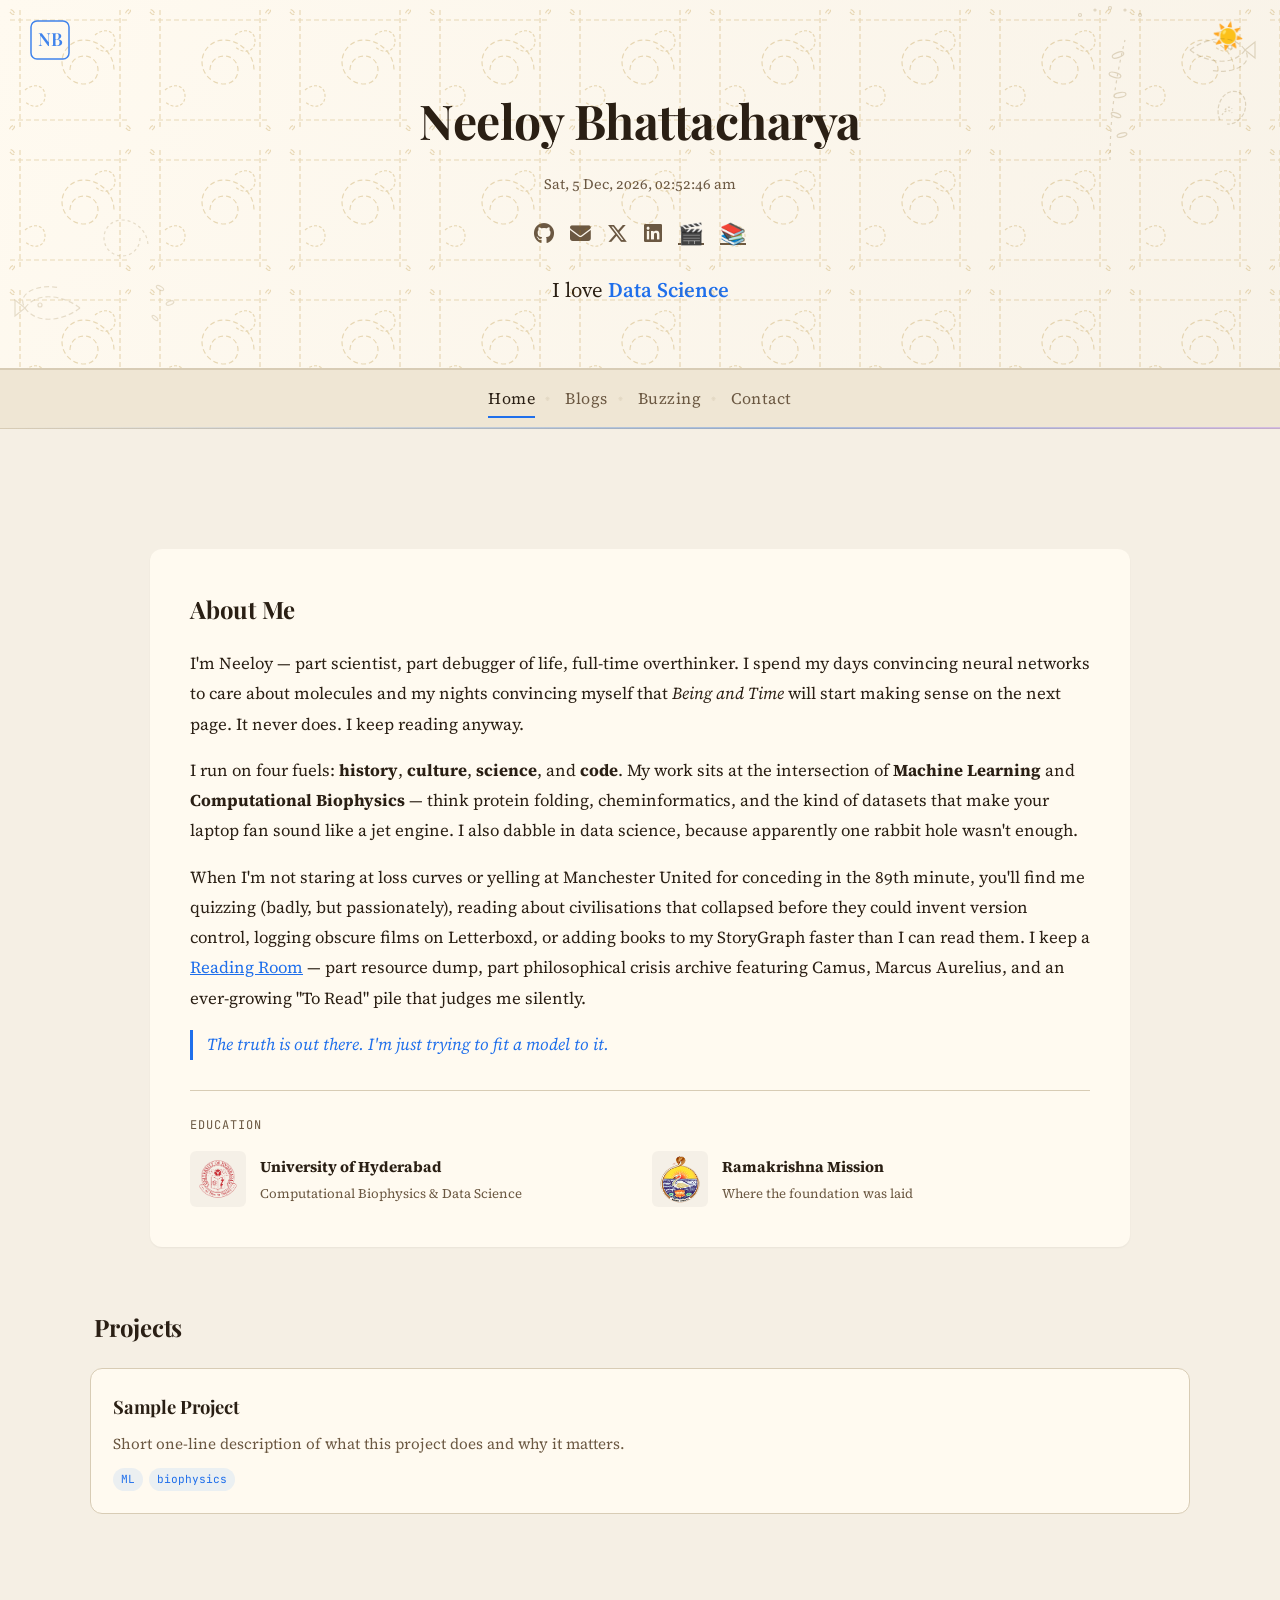
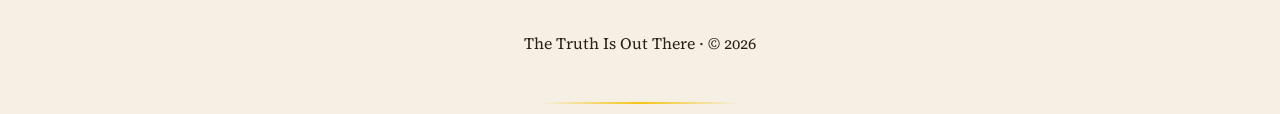
<file: index.html>
<!DOCTYPE html>
<html lang="en">
<head>
  <meta charset="UTF-8" />
  <meta name="viewport" content="width=device-width, initial-scale=1.0" />
  <title>Neeloy Bhattacharya</title>
  <meta name="description" content="Neeloy Bhattacharya — ML-augmented computational biophysics, data science, and beyond." />
  <link rel="icon" type="image/svg+xml" href="assets/icons/favicon.svg" />

  <link rel="preconnect" href="https://fonts.googleapis.com" />
  <link rel="preconnect" href="https://fonts.gstatic.com" crossorigin />
  <link href="https://fonts.googleapis.com/css2?family=Playfair+Display:wght@500;600&family=Source+Serif+4:wght@400;500&family=JetBrains+Mono:wght@400;500&display=swap" rel="stylesheet" />
  <link rel="stylesheet" href="https://cdnjs.cloudflare.com/ajax/libs/font-awesome/6.5.1/css/all.min.css" />

  <link rel="stylesheet" href="css/base.css" />
  <link rel="stylesheet" href="css/layout.css" />
  <link rel="stylesheet" href="css/components.css" />
</head>

<body>
  <div data-include="partials/header.html"></div>
  <div data-include="partials/nav.html"></div>

  <main>
    <section class="card reveal about-me">
      <h2>About Me</h2>

      <p>
        I'm Neeloy — part scientist, part debugger of life, full-time overthinker.
        I spend my days convincing neural networks to care about molecules
        and my nights convincing myself that <em>Being and Time</em> will start making sense
        on the next page. It never does. I keep reading anyway.
      </p>

      <p>
        I run on four fuels: <strong>history</strong>, <strong>culture</strong>,
        <strong>science</strong>, and <strong>code</strong>. My work sits at the
        intersection of <strong>Machine Learning</strong> and
        <strong>Computational Biophysics</strong> — think protein folding, cheminformatics,
        and the kind of datasets that make your laptop fan sound like a jet engine.
        I also dabble in data science, because apparently one rabbit hole wasn't enough.
      </p>

      <p>
        When I'm not staring at loss curves or yelling at Manchester United
        for conceding in the 89th minute, you'll find me quizzing (badly, but passionately),
        reading about civilisations that collapsed before they could invent version control,
        logging obscure films on Letterboxd, or adding books to my StoryGraph
        faster than I can read them. I keep a
        <a href="blogs.html">Reading Room</a> — part resource dump,
        part philosophical crisis archive featuring Camus, Marcus Aurelius,
        and an ever-growing "To Read" pile that judges me silently.
      </p>

      <p class="about-tagline">
        <em>The truth is out there. I'm just trying to fit a model to it.</em>
      </p>

      <div class="education">
        <h3>Education</h3>
        <div class="edu-row">
          <div class="edu-item">
            <img src="assets/img/uoh_logo.png" alt="University of Hyderabad" class="edu-logo" />
            <div>
              <strong>University of Hyderabad</strong>
              <span class="edu-detail">Computational Biophysics &amp; Data Science</span>
            </div>
          </div>
          <div class="edu-item">
            <img src="assets/img/emblem_ramakrishna_order.png" alt="Ramakrishna Mission" class="edu-logo" />
            <div>
              <strong>Ramakrishna Mission</strong>
              <span class="edu-detail">Where the foundation was laid</span>
            </div>
          </div>
        </div>
      </div>
    </section>

    <section class="projects reveal">
      <h2>Projects</h2>
      <div id="projects-grid" class="projects-grid"></div>
    </section>
  </main>

  <div data-include="partials/footer.html"></div>

  <script src="js/main.js"></script>
  <script src="js/include.js"></script>
  <script src="js/projects.js"></script>
</body>
</html>
</file>
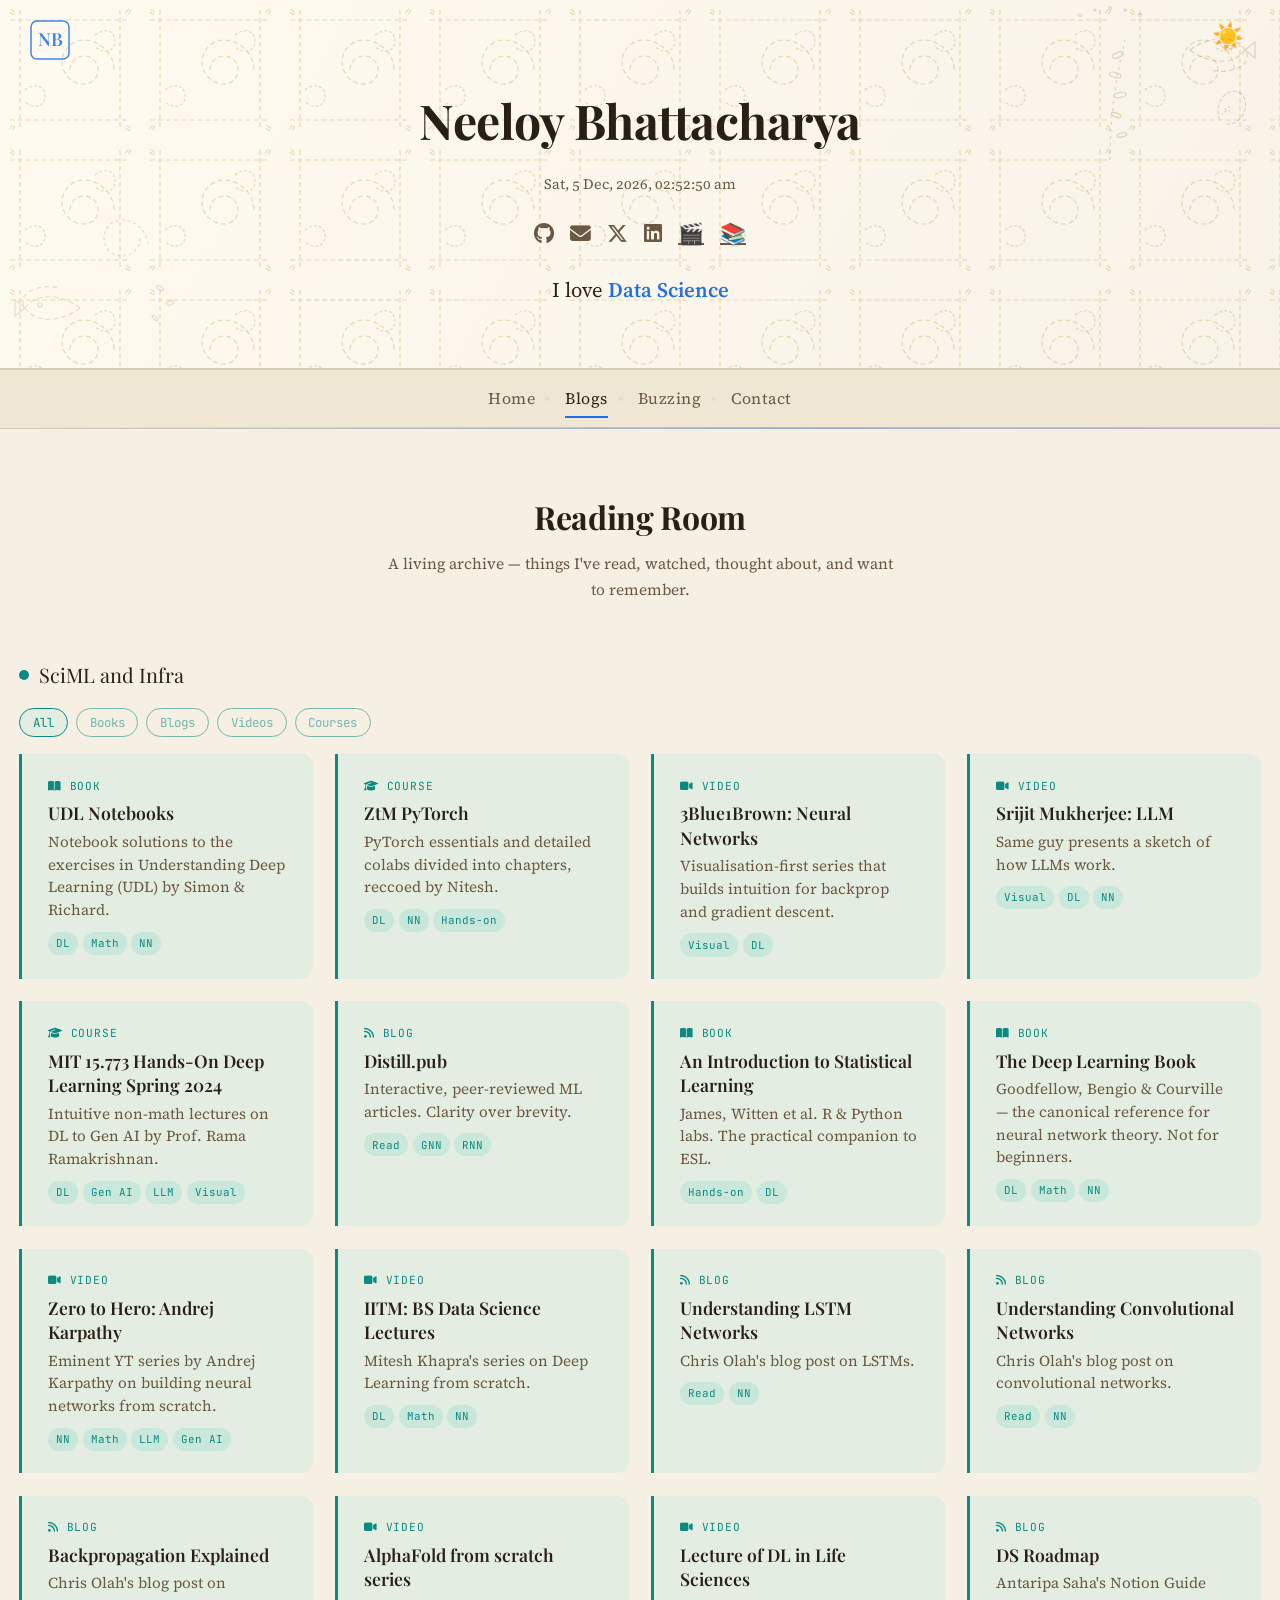
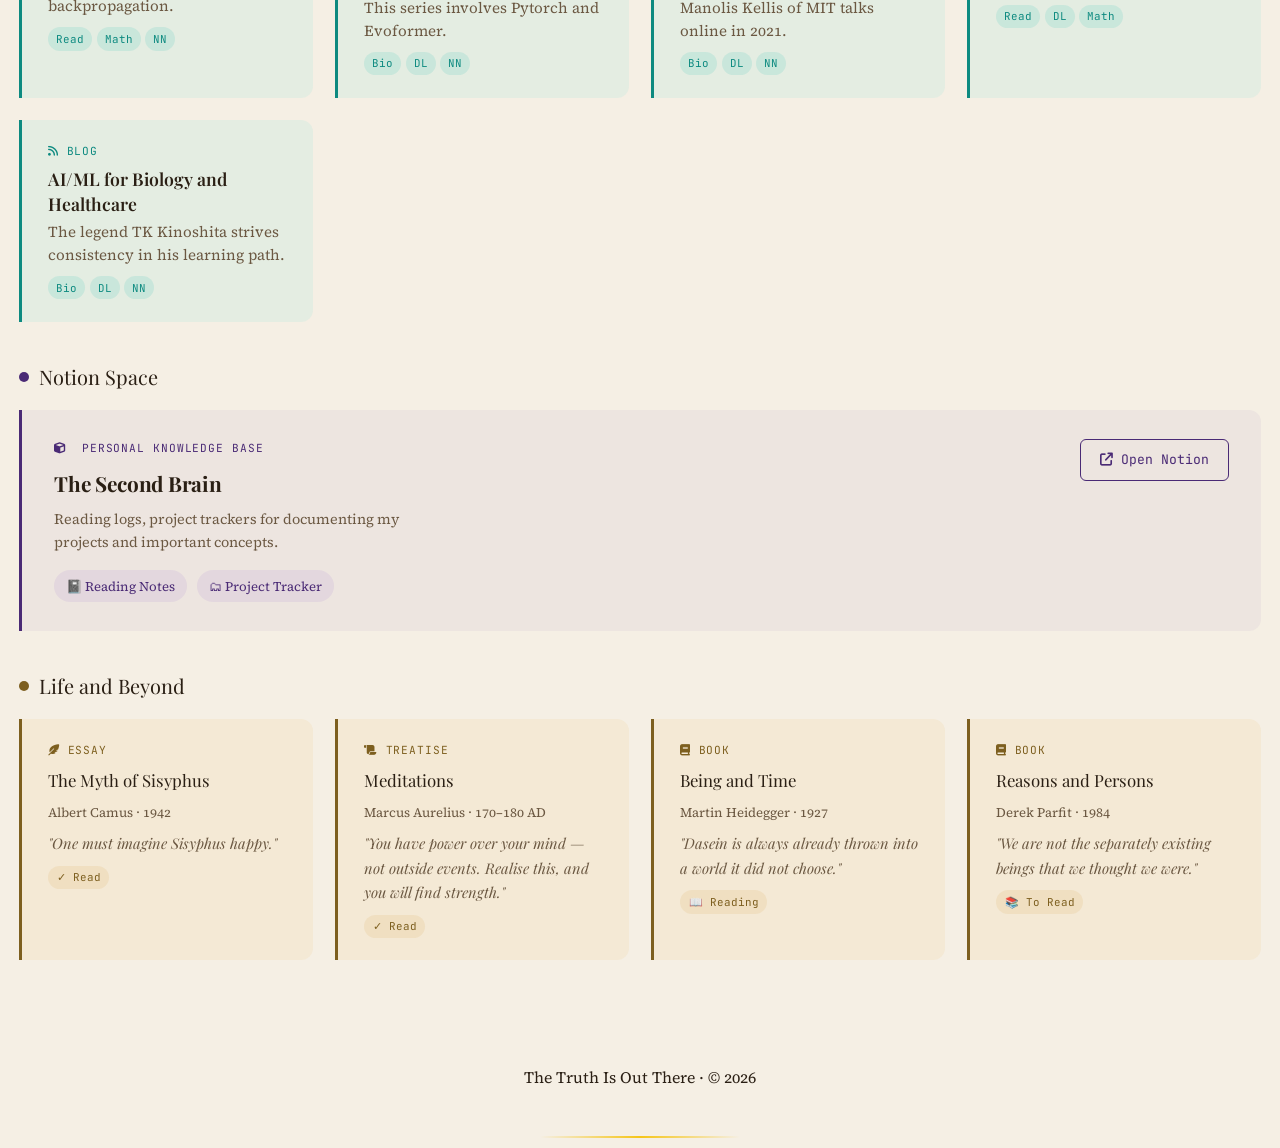
<file: blogs.html>
<!DOCTYPE html>
<html lang="en">
<head>
  <meta charset="UTF-8" />
  <meta name="viewport" content="width=device-width, initial-scale=1.0" />
  <title>Blogs & Resources · Neeloy Bhattacharya</title>
  <meta name="description" content="A living archive — things read, watched, thought about, and worth remembering." />
  <link rel="icon" type="image/svg+xml" href="assets/icons/favicon.svg" />

  <link rel="preconnect" href="https://fonts.googleapis.com" />
  <link rel="preconnect" href="https://fonts.gstatic.com" crossorigin />
  <link href="https://fonts.googleapis.com/css2?family=Playfair+Display:ital,wght@0,500;0,600;1,500&family=Source+Serif+4:wght@400;500&family=JetBrains+Mono:wght@400;500&display=swap" rel="stylesheet" />
  <link rel="stylesheet" href="https://cdnjs.cloudflare.com/ajax/libs/font-awesome/6.5.1/css/all.min.css" />

  <link rel="stylesheet" href="css/base.css" />
  <link rel="stylesheet" href="css/layout.css" />
  <link rel="stylesheet" href="css/components.css" />
  <link rel="stylesheet" href="css/pages/blogs.css" />
</head>

<body>
  <div data-include="partials/header.html"></div>
  <div data-include="partials/nav.html"></div>

  <main class="blogs">

    <div class="blogs-intro">
      <h2>Reading Room</h2>
      <p>A living archive — things I've read, watched, thought about, and want to remember.</p>
    </div>

    <!-- ═══════════ SECTION 1 · TECH RESOURCES ═══════════ -->
    <div class="section-label">
      <span class="dot dot-tech"></span>
      SciML and Infra
    </div>

    <div class="filter-tabs">
      <button class="filter-tab active" data-filter="all">All</button>
      <button class="filter-tab" data-filter="book">Books</button>
      <button class="filter-tab" data-filter="blog">Blogs</button>
      <button class="filter-tab" data-filter="video">Videos</button>
      <button class="filter-tab" data-filter="course">Courses</button>
    </div>

    <div class="resource-grid" id="resource-grid">

      <a class="resource-card" href="https://github.com/rlepsch/SOLUTIONS_NOTEBOOKS_UDL" target="_blank" rel="noopener" data-type="book">
        <div class="rc-type"><i class="fa-solid fa-book-open"></i> Book</div>
        <div class="rc-title">UDL Notebooks</div>
        <div class="rc-desc">Notebook solutions to the exercises in Understanding Deep Learning (UDL) by Simon &amp; Richard.</div>
        <div class="rc-tags"><span class="tag">DL</span><span class="tag">Math</span><span class="tag">NN</span></div>
      </a>

      <a class="resource-card" href="https://www.learnpytorch.io/" target="_blank" rel="noopener" data-type="course">
        <div class="rc-type"><i class="fa-solid fa-graduation-cap"></i> Course</div>
        <div class="rc-title">ZtM PyTorch</div>
        <div class="rc-desc">PyTorch essentials and detailed colabs divided into chapters, reccoed by Nitesh.</div>
        <div class="rc-tags"><span class="tag">DL</span><span class="tag">NN</span><span class="tag">Hands-on</span></div>
      </a>

      <a class="resource-card" href="https://youtube.com/playlist?list=PLZHQObOWTQDNU6R1_67000Dx_ZCJB-3pi&si=MZbh2RRIYfZEqv1U" target="_blank" rel="noopener" data-type="video">
        <div class="rc-type"><i class="fa-solid fa-video"></i> Video</div>
        <div class="rc-title">3Blue1Brown: Neural Networks</div>
        <div class="rc-desc">Visualisation-first series that builds intuition for backprop and gradient descent.</div>
        <div class="rc-tags"><span class="tag">Visual</span><span class="tag">DL</span></div>
      </a>

      <a class="resource-card" href="https://youtu.be/LbKF96HGx-M?si=Jctig0Vtie2Jo3Ma" target="_blank" rel="noopener" data-type="video">
        <div class="rc-type"><i class="fa-solid fa-video"></i> Video</div>
        <div class="rc-title">Srijit Mukherjee: LLM</div>
        <div class="rc-desc">Same guy presents a sketch of how LLMs work.</div>
        <div class="rc-tags"><span class="tag">Visual</span><span class="tag">DL</span><span class="tag">NN</span></div>
      </a>

      <a class="resource-card" href="https://youtube.com/playlist?list=PLUl4u3cNGP60YyhMjYmXuVmX562QcClSp&si=UvM_mLOEkyylQ1O4" target="_blank" rel="noopener" data-type="course">
        <div class="rc-type"><i class="fa-solid fa-graduation-cap"></i> Course</div>
        <div class="rc-title">MIT 15.773 Hands-On Deep Learning Spring 2024</div>
        <div class="rc-desc">Intuitive non-math lectures on DL to Gen AI by Prof. Rama Ramakrishnan.</div>
        <div class="rc-tags"><span class="tag">DL</span><span class="tag">Gen AI</span><span class="tag">LLM</span><span class="tag">Visual</span></div>
      </a>

      <a class="resource-card" href="https://distill.pub/" target="_blank" rel="noopener" data-type="blog">
        <div class="rc-type"><i class="fa-solid fa-rss"></i> Blog</div>
        <div class="rc-title">Distill.pub</div>
        <div class="rc-desc">Interactive, peer-reviewed ML articles. Clarity over brevity.</div>
        <div class="rc-tags"><span class="tag">Read</span><span class="tag">GNN</span><span class="tag">RNN</span></div>
      </a>

      <a class="resource-card" href="https://islp.readthedocs.io/en/latest/labs.html" target="_blank" rel="noopener" data-type="book">
        <div class="rc-type"><i class="fa-solid fa-book-open"></i> Book</div>
        <div class="rc-title">An Introduction to Statistical Learning</div>
        <div class="rc-desc">James, Witten et al. R &amp; Python labs. The practical companion to ESL.</div>
        <div class="rc-tags"><span class="tag">Hands-on</span><span class="tag">DL</span></div>
      </a>

      <a class="resource-card" href="https://www.deeplearningbook.org/" target="_blank" rel="noopener" data-type="book">
        <div class="rc-type"><i class="fa-solid fa-book-open"></i> Book</div>
        <div class="rc-title">The Deep Learning Book</div>
        <div class="rc-desc">Goodfellow, Bengio &amp; Courville — the canonical reference for neural network theory. Not for beginners.</div>
        <div class="rc-tags"><span class="tag">DL</span><span class="tag">Math</span><span class="tag">NN</span></div>
      </a>

      <a class="resource-card" href="https://youtube.com/playlist?list=PLAqhIrjkxbuWI23v9cThsA9GvCAUhRvKZ&si=-QcE6UsDjqN49N1n" target="_blank" rel="noopener" data-type="video">
        <div class="rc-type"><i class="fa-solid fa-video"></i> Video</div>
        <div class="rc-title">Zero to Hero: Andrej Karpathy</div>
        <div class="rc-desc">Eminent YT series by Andrej Karpathy on building neural networks from scratch.</div>
        <div class="rc-tags"><span class="tag">NN</span><span class="tag">Math</span><span class="tag">LLM</span><span class="tag">Gen AI</span></div>
      </a>

      <a class="resource-card" href="https://youtube.com/playlist?list=PLZ2ps__7DhBZVxMrSkTIcG6zZBDKUXCnM&si=1l-hQ9HFBeXE4x19" target="_blank" rel="noopener" data-type="video">
        <div class="rc-type"><i class="fa-solid fa-video"></i> Video</div>
        <div class="rc-title">IITM: BS Data Science Lectures</div>
        <div class="rc-desc">Mitesh Khapra's series on Deep Learning from scratch.</div>
        <div class="rc-tags"><span class="tag">DL</span><span class="tag">Math</span><span class="tag">NN</span></div>
      </a>

      <a class="resource-card" href="https://colah.github.io/posts/2015-08-Understanding-LSTMs/" target="_blank" rel="noopener" data-type="blog">
        <div class="rc-type"><i class="fa-solid fa-rss"></i> Blog</div>
        <div class="rc-title">Understanding LSTM Networks</div>
        <div class="rc-desc">Chris Olah's blog post on LSTMs.</div>
        <div class="rc-tags"><span class="tag">Read</span><span class="tag">NN</span></div>
      </a>

      <a class="resource-card" href="https://colah.github.io/posts/2014-07-Conv-Nets-Modular/" target="_blank" rel="noopener" data-type="blog">
        <div class="rc-type"><i class="fa-solid fa-rss"></i> Blog</div>
        <div class="rc-title">Understanding Convolutional Networks</div>
        <div class="rc-desc">Chris Olah's blog post on convolutional networks.</div>
        <div class="rc-tags"><span class="tag">Read</span><span class="tag">NN</span></div>
      </a>

      <a class="resource-card" href="https://colah.github.io/posts/2015-08-Backprop/" target="_blank" rel="noopener" data-type="blog">
        <div class="rc-type"><i class="fa-solid fa-rss"></i> Blog</div>
        <div class="rc-title">Backpropagation Explained</div>
        <div class="rc-desc">Chris Olah's blog post on backpropagation.</div>
        <div class="rc-tags"><span class="tag">Read</span><span class="tag">Math</span><span class="tag">NN</span></div>
      </a>

      <a class="resource-card" href="https://youtube.com/playlist?list=PLJ0WcPQS7xJVJr6ceIPFSkAGAgrkmw1c9&si=5RxVP6_Mxx8b-4nP" target="_blank" rel="noopener" data-type="video">
        <div class="rc-type"><i class="fa-solid fa-video"></i> Video</div>
        <div class="rc-title">AlphaFold from scratch series</div>
        <div class="rc-desc">This series involves Pytorch and Evoformer.</div>
        <div class="rc-tags"><span class="tag">Bio</span><span class="tag">DL</span><span class="tag">NN</span></div>
      </a>

      <a class="resource-card" href="https://youtu.be/0jWOZoTsYzI?si=LiIEaaJwPH2U9LGI" target="_blank" rel="noopener" data-type="video">
        <div class="rc-type"><i class="fa-solid fa-video"></i> Video</div>
        <div class="rc-title">Lecture of DL in Life Sciences</div>
        <div class="rc-desc">Manolis Kellis of MIT talks online in 2021.</div>
        <div class="rc-tags"><span class="tag">Bio</span><span class="tag">DL</span><span class="tag">NN</span></div>
      </a>

      <a class="resource-card" href="https://antaripasaha.notion.site/Data-Science-All-in-one-f7b861fc69dd49439231b8c14a0e330b" target="_blank" rel="noopener" data-type="blog">
        <div class="rc-type"><i class="fa-solid fa-rss"></i> Blog</div>
        <div class="rc-title">DS Roadmap</div>
        <div class="rc-desc">Antaripa Saha's Notion Guide</div>
        <div class="rc-tags"><span class="tag">Read</span><span class="tag">DL</span><span class="tag">Math</span></div>
      </a>

      <a class="resource-card" href="https://www.iamtk.co/ai-ml-for-biology-and-healthcare-a-learning-path" target="_blank" rel="noopener" data-type="blog">
        <div class="rc-type"><i class="fa-solid fa-rss"></i> Blog</div>
        <div class="rc-title">AI/ML for Biology and Healthcare</div>
        <div class="rc-desc">The legend TK Kinoshita strives consistency in his learning path.</div>
        <div class="rc-tags"><span class="tag">Bio</span><span class="tag">DL</span><span class="tag">NN</span></div>
      </a>

    </div><!-- /resource-grid -->


    <!-- ═══════════ SECTION 2 · NOTION ═══════════ -->
    <div class="section-label">
      <span class="dot dot-notion"></span>
      Notion Space
    </div>

    <div class="notion-portal">
      <div class="np-left">
        <div class="np-badge"><i class="fa-solid fa-cube"></i> &nbsp;Personal Knowledge Base</div>
        <h3>The Second Brain</h3>
        <p>Reading logs, project trackers for documenting my projects and important concepts.</p>

        <div class="notion-pages">
          <a class="notion-chip" href="https://www.notion.so/Notes-30502559d30b80b3a157e8e19ce7ead3?source=copy_link" target="_blank" rel="noopener">📓 Reading Notes</a>
          <a class="notion-chip" href="https://www.notion.so/Monthly-Dashboard-30902559d30b8044ab9cf72cbcb3781e?source=copy_link" target="_blank" rel="noopener">🗂 Project Tracker</a>
        </div>
      </div>

      <a class="btn-notion" href="https://www.notion.so/Notes-30502559d30b80b3a157e8e19ce7ead3?source=copy_link" target="_blank" rel="noopener">
        <i class="fa-solid fa-arrow-up-right-from-square"></i> Open Notion
      </a>
    </div>


    <!-- ═══════════ SECTION 3 · PHILOSOPHICAL READINGS ═══════════ -->
    <div class="section-label">
      <span class="dot dot-phil"></span>
      Life and Beyond
    </div>

    <div class="phil-list">

      <div class="phil-card">
        <div class="pc-meta"><i class="fa-solid fa-feather-pointed"></i> Essay</div>
        <div class="pc-title">The Myth of Sisyphus</div>
        <div class="pc-author">Albert Camus · 1942</div>
        <blockquote>One must imagine Sisyphus happy.</blockquote>
        <span class="pc-status">✓ Read</span>
      </div>

      <div class="phil-card">
        <div class="pc-meta"><i class="fa-solid fa-scroll"></i> Treatise</div>
        <div class="pc-title">Meditations</div>
        <div class="pc-author">Marcus Aurelius · 170–180 AD</div>
        <blockquote>You have power over your mind — not outside events. Realise this, and you will find strength.</blockquote>
        <span class="pc-status">✓ Read</span>
      </div>

      <div class="phil-card">
        <div class="pc-meta"><i class="fa-solid fa-book"></i> Book</div>
        <div class="pc-title">Being and Time</div>
        <div class="pc-author">Martin Heidegger · 1927</div>
        <blockquote>Dasein is always already thrown into a world it did not choose.</blockquote>
        <span class="pc-status">📖 Reading</span>
      </div>

      <div class="phil-card">
        <div class="pc-meta"><i class="fa-solid fa-book"></i> Book</div>
        <div class="pc-title">Reasons and Persons</div>
        <div class="pc-author">Derek Parfit · 1984</div>
        <blockquote>We are not the separately existing beings that we thought we were.</blockquote>
        <span class="pc-status">📚 To Read</span>
      </div>

    </div><!-- /phil-list -->

  </main>

  <div data-include="partials/footer.html"></div>

  <script src="js/main.js"></script>
  <script src="js/include.js"></script>
  <script src="js/pages/blogs.js"></script>
</body>
</html>
</file>
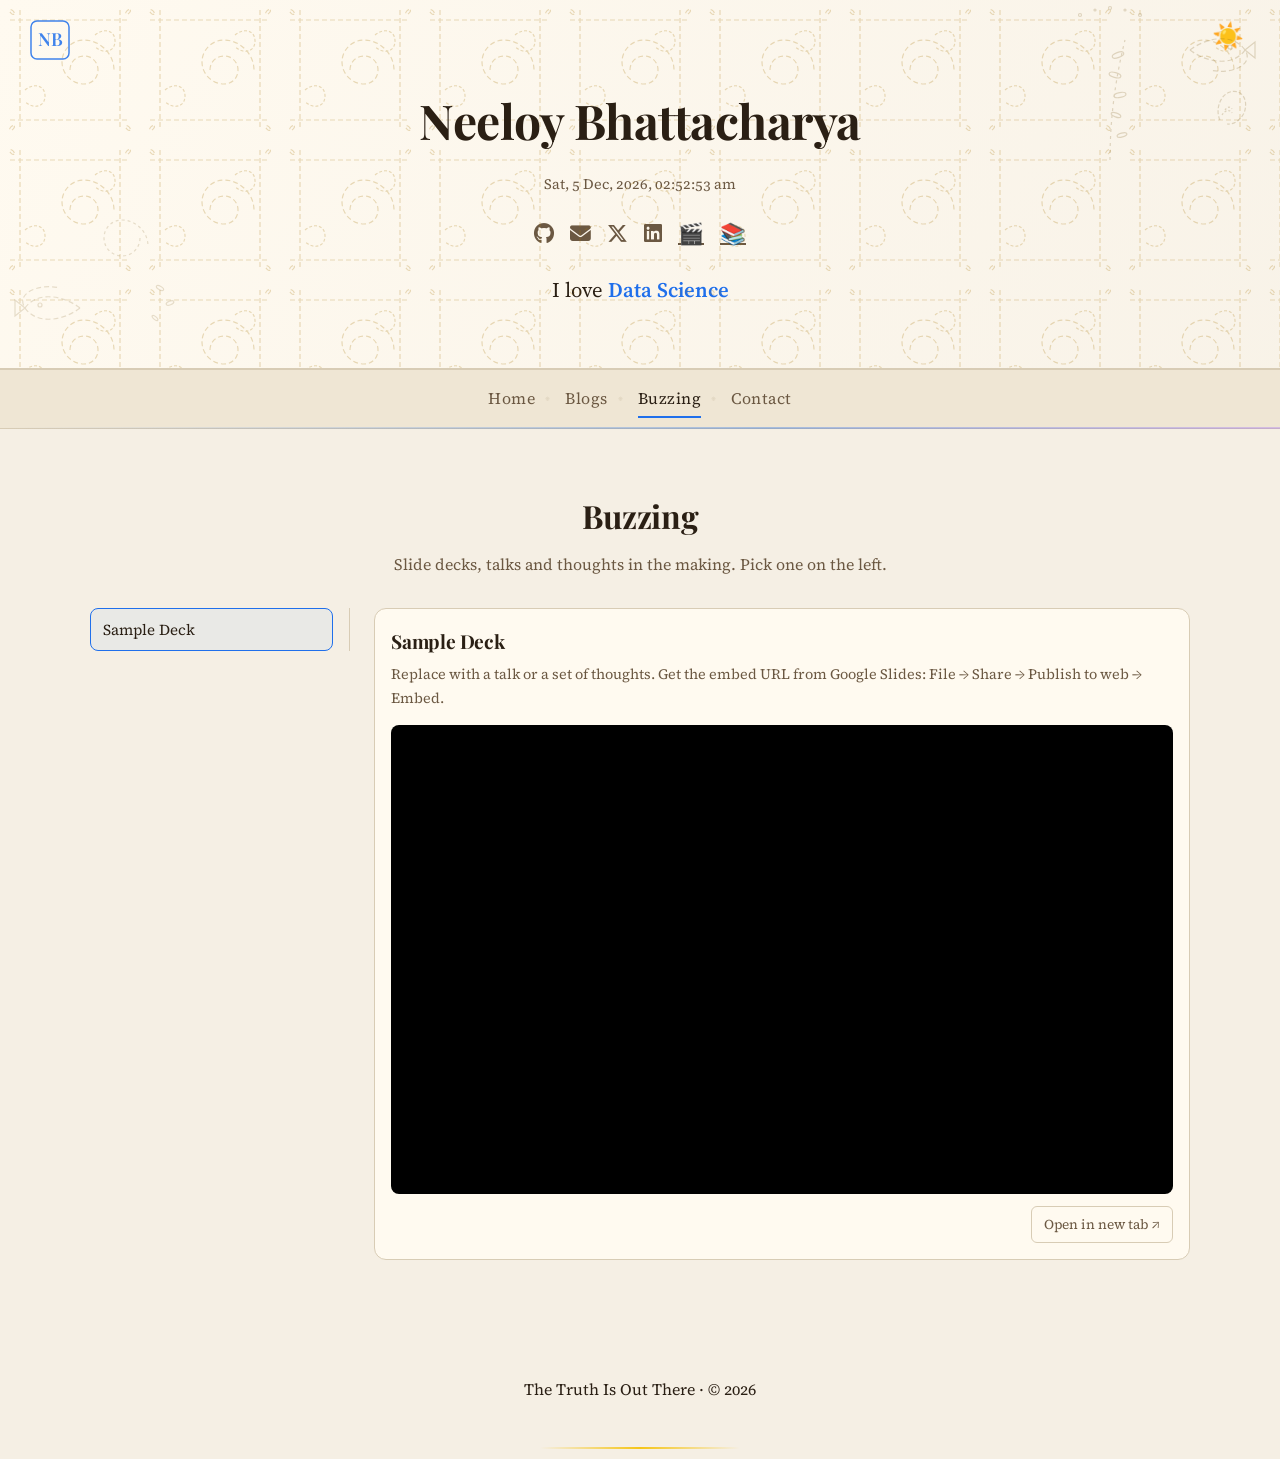
<file: buzzing.html>
<!DOCTYPE html>
<html lang="en">
<head>
  <meta charset="UTF-8" />
  <meta name="viewport" content="width=device-width, initial-scale=1.0" />
  <title>Buzzing · Neeloy Bhattacharya</title>
  <meta name="description" content="Slides, talks, and thinking in progress." />
  <link rel="icon" type="image/svg+xml" href="assets/icons/favicon.svg" />

  <link rel="preconnect" href="https://fonts.googleapis.com" />
  <link rel="preconnect" href="https://fonts.gstatic.com" crossorigin />
  <link href="https://fonts.googleapis.com/css2?family=Playfair+Display:wght@500;600&family=Source+Serif+4:wght@400;500&family=JetBrains+Mono:wght@400;500&display=swap" rel="stylesheet" />
  <link rel="stylesheet" href="https://cdnjs.cloudflare.com/ajax/libs/font-awesome/6.5.1/css/all.min.css" />

  <link rel="stylesheet" href="css/base.css" />
  <link rel="stylesheet" href="css/layout.css" />
  <link rel="stylesheet" href="css/components.css" />
  <link rel="stylesheet" href="css/pages/buzzing.css" />
</head>

<body>
  <div data-include="partials/header.html"></div>
  <div data-include="partials/nav.html"></div>

  <main>
    <div class="buzzing-intro reveal">
      <h2>Buzzing</h2>
      <p>Slide decks, talks and thoughts in the making. Pick one on the left.</p>
    </div>

    <div class="buzzing-layout reveal">
      <ul id="deck-list" class="deck-list"></ul>
      <div id="deck-viewer" class="deck-viewer"></div>
    </div>
  </main>

  <div data-include="partials/footer.html"></div>

  <script src="js/main.js"></script>
  <script src="js/include.js"></script>
  <script src="js/pages/buzzing.js"></script>
</body>
</html>
</file>
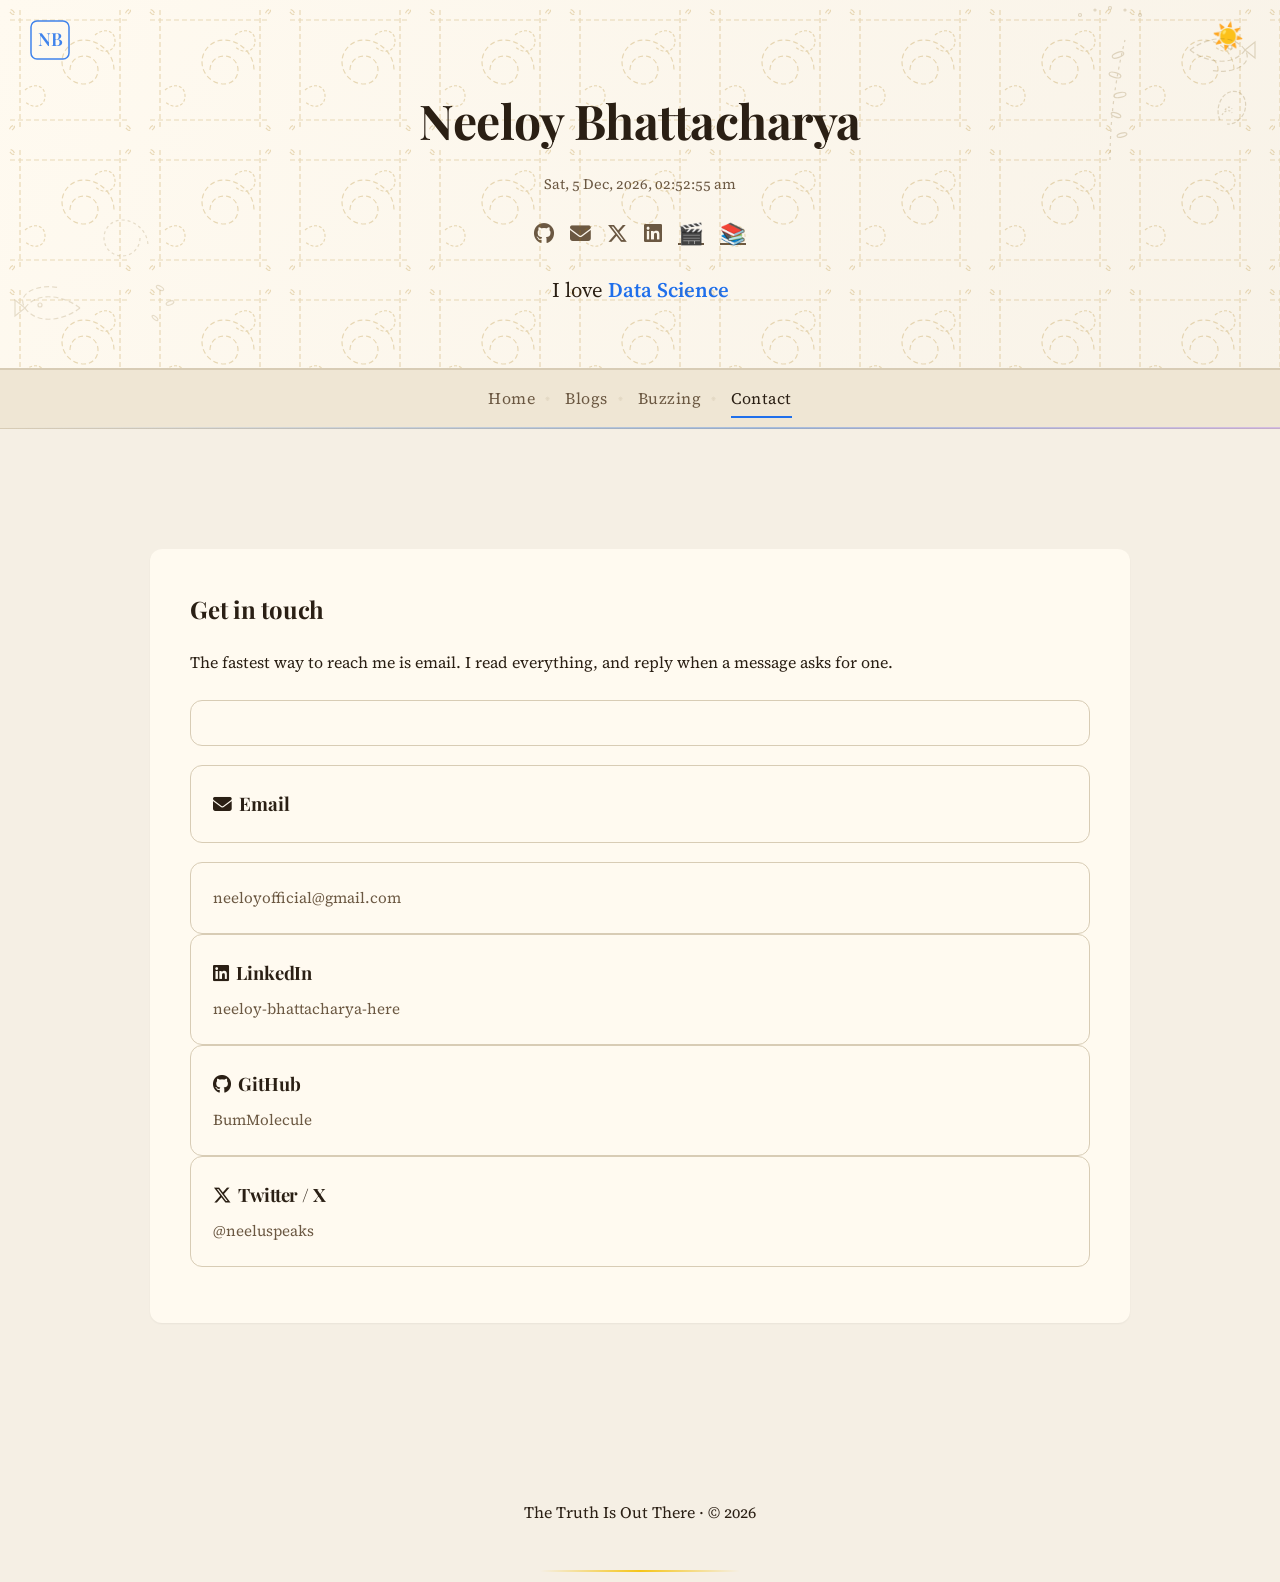
<file: contact.html>
<!DOCTYPE html>
<html lang="en">
<head>
  <meta charset="UTF-8" />
  <meta name="viewport" content="width=device-width, initial-scale=1.0" />
  <title>Contact · Neeloy Bhattacharya</title>
  <meta name="description" content="Reach Neeloy Bhattacharya." />
  <link rel="icon" type="image/svg+xml" href="assets/icons/favicon.svg" />

  <link rel="preconnect" href="https://fonts.googleapis.com" />
  <link rel="preconnect" href="https://fonts.gstatic.com" crossorigin />
  <link href="https://fonts.googleapis.com/css2?family=Playfair+Display:wght@500;600&family=Source+Serif+4:wght@400;500&family=JetBrains+Mono:wght@400;500&display=swap" rel="stylesheet" />
  <link rel="stylesheet" href="https://cdnjs.cloudflare.com/ajax/libs/font-awesome/6.5.1/css/all.min.css" />

  <link rel="stylesheet" href="css/base.css" />
  <link rel="stylesheet" href="css/layout.css" />
  <link rel="stylesheet" href="css/components.css" />
</head>

<body>
  <div data-include="partials/header.html"></div>
  <div data-include="partials/nav.html"></div>

  <main>
    <section class="card reveal">
      <h2>Get in touch</h2>
      <p>
        The fastest way to reach me is email. I read everything, and reply when a message asks for one.
      </p>

      <p style="display: flex; flex-wrap: wrap; gap: 14px; margin-top: 24px;">
        <a class="project-card" style="flex: 1; min-width: 220px;" href="mailto:neeloyofficial@gmail.com">
          <h3><i class="fa-solid fa-envelope"></i> &nbsp;Email</h3>
          <p style="margin: 0;">neeloyofficial@gmail.com</p>
        </a>
        <a class="project-card" style="flex: 1; min-width: 220px;" href="https://linkedin.com/in/neeloy-bhattacharya-here" target="_blank" rel="noopener">
          <h3><i class="fa-brands fa-linkedin"></i> &nbsp;LinkedIn</h3>
          <p style="margin: 0;">neeloy-bhattacharya-here</p>
        </a>
        <a class="project-card" style="flex: 1; min-width: 220px;" href="https://github.com/BumMolecule" target="_blank" rel="noopener">
          <h3><i class="fa-brands fa-github"></i> &nbsp;GitHub</h3>
          <p style="margin: 0;">BumMolecule</p>
        </a>
        <a class="project-card" style="flex: 1; min-width: 220px;" href="https://x.com/neeluspeaks" target="_blank" rel="noopener">
          <h3><i class="fa-brands fa-x-twitter"></i> &nbsp;Twitter / X</h3>
          <p style="margin: 0;">@neeluspeaks</p>
        </a>
      </p>
    </section>
  </main>

  <div data-include="partials/footer.html"></div>

  <script src="js/main.js"></script>
  <script src="js/include.js"></script>
</body>
</html>
</file>
<file: css/base.css>
/* =========================================================
   base.css — design tokens, resets, typography, themes
   ========================================================= */

:root {
  /* Dark theme (default) */
  --navy:   #0b1c2d;
  --bg:     #0d1117;
  --card:   #161b22;
  --text:   #e6edf3;
  --muted:  #8b949e;
  --accent: #58a6ff;
  --border: #1f3b57;

  /* Word-rotation swatches (dark) */
  --word-ds:   #58a6ff;
  --word-chem: #f2cc60;
  --word-ml:   #3fb950;
  --word-mu:   #f85149;
  --word-quiz: #a371f7;

  --radius: 12px;
  --transition: 0.22s ease;
}

/* Light theme — warm parchment with proper text contrast */
body.light {
  --navy:   #efe6d4;         /* header/nav band */
  --bg:     #f5efe4;         /* main parchment */
  --card:   #fffaf0;         /* card, floats above bg */
  --text:   #2a1f14;         /* deep espresso, high contrast on parchment */
  --muted:  #6b5842;         /* warm neutral, not grey */
  --accent: #1f6feb;
  --border: #d8ccb5;

  /* Word-rotation swatches (light) — darker so they read on parchment */
  --word-ds:   #1f6feb;
  --word-chem: #a8770a;
  --word-ml:   #1f7a2e;      /* previously #3fb950 — too pale on cream */
  --word-mu:   #b91d1d;
  --word-quiz: #6f2fc9;
}

/* Respect system preference on first visit (main.js can override) */
@media (prefers-color-scheme: light) {
  body:not(.dark):not(.light) {
    /* main.js applies .light on load if user has no saved choice */
  }
}

body {
  margin: 0;
  font-family: "Source Serif 4", Georgia, serif;
  font-feature-settings: "liga", "onum";
  background: var(--bg);
  color: var(--text);
  line-height: 1.7;
  transition: background 0.35s ease, color 0.35s ease;
}

h1, h2, h3 {
  font-family: "Playfair Display", serif;
  letter-spacing: -0.01em;
  color: var(--text);
}

p { color: var(--text); }

a { color: var(--accent); }
</file>
<file: css/layout.css>
/* =========================================================
   layout.css — header, nav, main, footer
   ========================================================= */

/* HEADER */
header {
  position: relative;
  background: var(--navy);
  text-align: center;
  padding: 80px 20px 40px;
  border-bottom: 1px solid var(--border);
  overflow: hidden;
}

/*
   Bengali motif layers:
   ::before — Nakshi Kantha running-stitch pattern (the quilted spirals and dashes)
   ::after  — Alpona corner accents (rice-plant curves, fish, conch shell outlines)
*/

header::before {
  content: "";
  position: absolute;
  inset: 0;
  pointer-events: none;
  /* Nakshi Kantha running-stitch spirals + dashes — cranked up for visibility */
  background-image: url("data:image/svg+xml,%3Csvg xmlns='http://www.w3.org/2000/svg' width='140' height='140' viewBox='0 0 140 140'%3E%3Cg fill='none' stroke='%2358a6ff' stroke-width='1.2' opacity='0.35' stroke-dasharray='5 3'%3E%3Cpath d='M70 70c0-8 6-14 14-14s14 6 14 14-6 14-14 14c-12 0-22-10-22-22s10-22 22-22c16 0 30 14 30 30'/%3E%3Cline x1='10' y1='20' x2='130' y2='20'/%3E%3Cline x1='10' y1='120' x2='130' y2='120'/%3E%3Cline x1='20' y1='10' x2='20' y2='130'/%3E%3Cline x1='120' y1='10' x2='120' y2='130'/%3E%3Cpath d='M25 90c10-8 20-4 20 6s-10 14-20 6' stroke-dasharray='3 2'/%3E%3Cpath d='M95 35c10-8 20-4 20 6s-10 14-20 6' stroke-dasharray='3 2'/%3E%3Cellipse cx='12' cy='12' rx='4' ry='2' transform='rotate(45 12 12)'/%3E%3Cellipse cx='128' cy='12' rx='4' ry='2' transform='rotate(-45 128 12)'/%3E%3Cellipse cx='12' cy='128' rx='4' ry='2' transform='rotate(-45 12 128)'/%3E%3Cellipse cx='128' cy='128' rx='4' ry='2' transform='rotate(45 128 128)'/%3E%3C/g%3E%3C/svg%3E");
  background-size: 140px 140px;
  animation: motifDrift 50s linear infinite;
  opacity: 1;
}

/* Alpona corner accents — Bengali floor-art motifs: fish (machh), conch (shankha), rice plant (dhan) */
header::after {
  content: "";
  position: absolute;
  inset: 0;
  pointer-events: none;
  background-image:
    /* Top-right: fish + rice plant */
    url("data:image/svg+xml,%3Csvg xmlns='http://www.w3.org/2000/svg' width='220' height='180' viewBox='0 0 220 180'%3E%3Cg fill='none' stroke='%23a371f7' stroke-width='1.2' opacity='0.30'%3E%3C!-- Machh (fish) --%3E%3Cpath d='M130 50c20-15 45-15 55 0s-15 25-35 20' stroke-dasharray='5 3'/%3E%3Cpath d='M130 50c20 15 45 15 55 0' stroke-dasharray='5 3'/%3E%3Ccircle cx='170' cy='47' r='2'/%3E%3Cpath d='M185 50l10-8v16z'/%3E%3C!-- Dhan (rice plant stem) --%3E%3Cpath d='M50 160c0-40 5-80 15-120' stroke-dasharray='3 4'/%3E%3Cellipse cx='58' cy='55' rx='6' ry='2.5' transform='rotate(-20 58 55)'/%3E%3Cellipse cx='55' cy='75' rx='6' ry='2.5' transform='rotate(15 55 75)'/%3E%3Cellipse cx='60' cy='95' rx='6' ry='2.5' transform='rotate(-10 60 95)'/%3E%3Cellipse cx='56' cy='115' rx='5' ry='2' transform='rotate(20 56 115)'/%3E%3Cellipse cx='62' cy='135' rx='5' ry='2' transform='rotate(-15 62 135)'/%3E%3C!-- Shankha (conch) outline --%3E%3Cpath d='M160 120c-5-10 0-25 10-28s18 5 15 18c-2 8-10 15-18 14' stroke-dasharray='4 2'/%3E%3Cpath d='M162 115c3-5 8-6 10-2' stroke-dasharray='2 2'/%3E%3Cpath d='M165 110c2-3 5-4 7-1' stroke-dasharray='2 2'/%3E%3C!-- Alpona dots border --%3E%3Ccircle cx='20' cy='15' r='1.5'/%3E%3Ccircle cx='35' cy='10' r='1'/%3E%3Ccircle cx='50' cy='8' r='1.5'/%3E%3Ccircle cx='65' cy='10' r='1'/%3E%3Ccircle cx='80' cy='15' r='1.5'/%3E%3C/g%3E%3C/svg%3E"),
    /* Bottom-left: mirrored fish + spiral */
    url("data:image/svg+xml,%3Csvg xmlns='http://www.w3.org/2000/svg' width='200' height='160' viewBox='0 0 200 160'%3E%3Cg fill='none' stroke='%23a371f7' stroke-width='1.2' opacity='0.25'%3E%3C!-- Mirrored machh --%3E%3Cpath d='M80 100c-20 15-45 15-55 0s15-25 35-20' stroke-dasharray='5 3'/%3E%3Cpath d='M80 100c-20-15-45-15-55 0' stroke-dasharray='5 3'/%3E%3Ccircle cx='40' cy='97' r='2'/%3E%3Cpath d='M25 100l-10 8v-16z'/%3E%3C!-- Alpona spiral (floor art) --%3E%3Cpath d='M140 30c0 10-8 18-18 18s-18-8-18-18 8-18 18-18c14 0 26 12 26 26' stroke-dasharray='3 3'/%3E%3C!-- Rice grains scattered --%3E%3Cellipse cx='160' cy='80' rx='4' ry='1.8' transform='rotate(30 160 80)'/%3E%3Cellipse cx='170' cy='95' rx='4' ry='1.8' transform='rotate(-20 170 95)'/%3E%3Cellipse cx='155' cy='110' rx='3.5' ry='1.5' transform='rotate(40 155 110)'/%3E%3C/g%3E%3C/svg%3E");
  background-size: 220px 180px, 200px 160px;
  background-position: top right, bottom left;
  background-repeat: no-repeat;
}

body.light header {
  background: linear-gradient(120deg, #fffaf0, #f5efe4, #fffaf0);
  background-size: 300% 300%;
  animation: softShift 18s ease infinite;
}
/* Light mode: warm gold kantha stitches */
body.light header::before {
  background-image: url("data:image/svg+xml,%3Csvg xmlns='http://www.w3.org/2000/svg' width='140' height='140' viewBox='0 0 140 140'%3E%3Cg fill='none' stroke='%23a8770a' stroke-width='1.2' opacity='0.25' stroke-dasharray='5 3'%3E%3Cpath d='M70 70c0-8 6-14 14-14s14 6 14 14-6 14-14 14c-12 0-22-10-22-22s10-22 22-22c16 0 30 14 30 30'/%3E%3Cline x1='10' y1='20' x2='130' y2='20'/%3E%3Cline x1='10' y1='120' x2='130' y2='120'/%3E%3Cline x1='20' y1='10' x2='20' y2='130'/%3E%3Cline x1='120' y1='10' x2='120' y2='130'/%3E%3Cpath d='M25 90c10-8 20-4 20 6s-10 14-20 6' stroke-dasharray='3 2'/%3E%3Cpath d='M95 35c10-8 20-4 20 6s-10 14-20 6' stroke-dasharray='3 2'/%3E%3Cellipse cx='12' cy='12' rx='3' ry='1.5' transform='rotate(45 12 12)'/%3E%3Cellipse cx='128' cy='12' rx='3' ry='1.5' transform='rotate(-45 128 12)'/%3E%3Cellipse cx='12' cy='128' rx='3' ry='1.5' transform='rotate(-45 12 128)'/%3E%3Cellipse cx='128' cy='128' rx='3' ry='1.5' transform='rotate(45 128 128)'/%3E%3C/g%3E%3C/svg%3E");
}
body.light header::after {
  background-image:
    url("data:image/svg+xml,%3Csvg xmlns='http://www.w3.org/2000/svg' width='220' height='180' viewBox='0 0 220 180'%3E%3Cg fill='none' stroke='%237d5f1f' stroke-width='1.2' opacity='0.22'%3E%3Cpath d='M130 50c20-15 45-15 55 0s-15 25-35 20' stroke-dasharray='5 3'/%3E%3Cpath d='M130 50c20 15 45 15 55 0' stroke-dasharray='5 3'/%3E%3Ccircle cx='170' cy='47' r='2'/%3E%3Cpath d='M185 50l10-8v16z'/%3E%3Cpath d='M50 160c0-40 5-80 15-120' stroke-dasharray='3 4'/%3E%3Cellipse cx='58' cy='55' rx='6' ry='2.5' transform='rotate(-20 58 55)'/%3E%3Cellipse cx='55' cy='75' rx='6' ry='2.5' transform='rotate(15 55 75)'/%3E%3Cellipse cx='60' cy='95' rx='6' ry='2.5' transform='rotate(-10 60 95)'/%3E%3Cellipse cx='56' cy='115' rx='5' ry='2' transform='rotate(20 56 115)'/%3E%3Cellipse cx='62' cy='135' rx='5' ry='2' transform='rotate(-15 62 135)'/%3E%3Cpath d='M160 120c-5-10 0-25 10-28s18 5 15 18c-2 8-10 15-18 14' stroke-dasharray='4 2'/%3E%3Cpath d='M162 115c3-5 8-6 10-2' stroke-dasharray='2 2'/%3E%3Cpath d='M165 110c2-3 5-4 7-1' stroke-dasharray='2 2'/%3E%3Ccircle cx='20' cy='15' r='1.5'/%3E%3Ccircle cx='35' cy='10' r='1'/%3E%3Ccircle cx='50' cy='8' r='1.5'/%3E%3Ccircle cx='65' cy='10' r='1'/%3E%3Ccircle cx='80' cy='15' r='1.5'/%3E%3C/g%3E%3C/svg%3E"),
    url("data:image/svg+xml,%3Csvg xmlns='http://www.w3.org/2000/svg' width='200' height='160' viewBox='0 0 200 160'%3E%3Cg fill='none' stroke='%237d5f1f' stroke-width='1.2' opacity='0.18'%3E%3Cpath d='M80 100c-20 15-45 15-55 0s15-25 35-20' stroke-dasharray='5 3'/%3E%3Cpath d='M80 100c-20-15-45-15-55 0' stroke-dasharray='5 3'/%3E%3Ccircle cx='40' cy='97' r='2'/%3E%3Cpath d='M25 100l-10 8v-16z'/%3E%3Cpath d='M140 30c0 10-8 18-18 18s-18-8-18-18 8-18 18-18c14 0 26 12 26 26' stroke-dasharray='3 3'/%3E%3Cellipse cx='160' cy='80' rx='4' ry='1.8' transform='rotate(30 160 80)'/%3E%3Cellipse cx='170' cy='95' rx='4' ry='1.8' transform='rotate(-20 170 95)'/%3E%3Cellipse cx='155' cy='110' rx='3.5' ry='1.5' transform='rotate(40 155 110)'/%3E%3C/g%3E%3C/svg%3E");
}

@keyframes motifDrift {
  0%   { background-position: 0 0; }
  100% { background-position: 280px 140px; }
}

header h1 {
  position: relative;
  font-size: 3rem;
  margin: 0 0 10px;
  color: var(--text);
}

/* MONOGRAM — neon glow on hover */
.monogram {
  position: absolute;
  top: 20px;
  left: 30px;
  width: 40px;
  height: 40px;
  color: var(--accent);
  opacity: 0.85;
  transition: opacity 0.3s ease, transform 0.3s ease, filter 0.3s ease;
  filter: drop-shadow(0 0 0px transparent);
}
.monogram svg { display: block; width: 100%; height: 100%; }
.monogram:hover {
  opacity: 1;
  transform: rotate(-4deg) scale(1.08);
  filter: drop-shadow(0 0 6px var(--accent)) drop-shadow(0 0 14px var(--accent));
  animation: neonPulse 1.5s ease-in-out infinite;
}

@keyframes neonPulse {
  0%, 100% { filter: drop-shadow(0 0 4px var(--accent)) drop-shadow(0 0 10px var(--accent)); }
  50%      { filter: drop-shadow(0 0 8px var(--accent)) drop-shadow(0 0 20px var(--accent)) drop-shadow(0 0 30px var(--accent)); }
}

/* NAV — decorative diamond separators + gradient underline */
nav {
  position: relative;
  background: var(--navy);
  display: flex;
  justify-content: center;
  align-items: center;
  gap: 30px;
  padding: 15px 0;
  border-top: 1px solid var(--border);
  border-bottom: 1px solid var(--border);
}

/* Animated gradient stripe along nav bottom */
nav::after {
  content: "";
  position: absolute;
  bottom: -1px;
  left: 0;
  right: 0;
  height: 2px;
  background: linear-gradient(90deg, transparent 0%, var(--accent) 30%, #a371f7 50%, #f85149 70%, transparent 100%);
  background-size: 200% 100%;
  animation: navShimmer 6s linear infinite;
  opacity: 0.5;
}
body.light nav::after { opacity: 0.35; }

@keyframes navShimmer {
  0%   { background-position: 100% 0; }
  100% { background-position: -100% 0; }
}

/* Rice-grain separators between nav links (dhan motif) */
nav a + a::before {
  content: "❋";
  position: absolute;
  left: -20px;
  top: 50%;
  transform: translateY(-50%);
  font-size: 0.4rem;
  color: var(--border);
  pointer-events: none;
  opacity: 0.7;
}

nav a {
  color: var(--muted);
  text-decoration: none;
  position: relative;
  transition: color var(--transition);
  letter-spacing: 0.03em;
}

nav a::after {
  content: "";
  position: absolute;
  left: 0;
  bottom: -5px;
  width: 0;
  height: 2px;
  background: var(--accent);
  transition: width 0.3s ease;
}

nav a:hover,
nav a.active {
  color: var(--text);
}
nav a:hover::after,
nav a.active::after {
  width: 100%;
}

/* MAIN */
main {
  max-width: 1100px;
  margin: 0 auto;
  padding: 60px 20px;
}

/* FOOTER */
footer {
  position: relative;
  text-align: center;
  padding: 40px 20px;
  color: var(--muted);
}

footer::after {
  content: "";
  position: absolute;
  left: 50%;
  bottom: 10px;
  width: 200px;
  height: 2px;
  background: linear-gradient(90deg, transparent, #f5c518, transparent);
  transform: translateX(-50%);
  animation: glow 3s infinite ease-in-out;
}

@keyframes glow {
  0%, 100% { opacity: 0.2; }
  50%      { opacity: 1; }
}

@keyframes softShift {
  0%, 100% { background-position: 0% 50%; }
  50%      { background-position: 100% 50%; }
}
</file>
<file: css/components.css>
/* =========================================================
   components.css — social bar, clock, typing, cards, toggle
   ========================================================= */

/* CLOCK */
#clock {
  font-size: 0.9rem;
  color: var(--muted);
  margin-bottom: 20px;
}

/* SOCIAL BAR */
.social-bar {
  display: flex;
  justify-content: center;
  gap: 16px;
  margin-bottom: 20px;
}

.social-bar a {
  font-size: 1.3rem;
  color: var(--muted);
  transition: transform var(--transition), color var(--transition), text-shadow var(--transition);
}

.social-bar a:hover {
  transform: scale(1.2);
  color: var(--accent);
  text-shadow: 0 0 8px var(--accent);
}

/* TYPING */
.typing {
  font-size: 1.3rem;
  color: var(--text);
}

#typed {
  font-weight: 600;
  transition: opacity 0.4s ease;
}

.word-ds   { color: var(--word-ds); }
.word-chem { color: var(--word-chem); }
.word-ml   { color: var(--word-ml); }
.word-mu   { color: var(--word-mu); }
.word-quiz { color: var(--word-quiz); }

/* THEME TOGGLE */
#theme-toggle {
  position: absolute;
  top: 20px;
  right: 30px;
  background: none;
  border: none;
  font-size: 1.6rem;
  cursor: pointer;
  color: var(--muted);
  transition: color 0.3s ease, transform 0.3s ease, filter 0.3s ease;
  filter: drop-shadow(0 0 0px transparent);
}
#theme-toggle:hover {
  color: #f2cc60;
  transform: scale(1.15);
  filter: drop-shadow(0 0 6px rgba(242,204,96,0.5));
}

/* Shatter animation when switching to light */
#theme-toggle.shatter {
  animation: bulbShatter 0.5s ease-out forwards;
}
@keyframes bulbShatter {
  0%   { transform: scale(1)   rotate(0deg);   opacity: 1; filter: drop-shadow(0 0 0px transparent); }
  20%  { transform: scale(1.3) rotate(-8deg);   opacity: 1; filter: drop-shadow(0 0 12px #f2cc60); }
  40%  { transform: scale(0.9) rotate(12deg);   opacity: 0.8; }
  60%  { transform: scale(1.1) rotate(-5deg);   opacity: 0.6; filter: drop-shadow(0 0 20px #ff9500); }
  100% { transform: scale(1)   rotate(0deg);    opacity: 1; filter: drop-shadow(0 0 0px transparent); }
}

/* Flicker-on animation when switching back to dark */
#theme-toggle.flicker {
  animation: bulbFlicker 0.6s steps(2, jump-none) forwards;
}
@keyframes bulbFlicker {
  0%   { opacity: 0.2; filter: drop-shadow(0 0 0px transparent); }
  20%  { opacity: 0.9; filter: drop-shadow(0 0 8px #f2cc60); }
  35%  { opacity: 0.3; }
  50%  { opacity: 1;   filter: drop-shadow(0 0 12px #f2cc60); }
  65%  { opacity: 0.5; }
  80%  { opacity: 1;   filter: drop-shadow(0 0 4px #f2cc60); }
  100% { opacity: 1;   filter: drop-shadow(0 0 0px transparent); }
}

/* CARD */
.card {
  max-width: 900px;
  margin: 60px auto;
  padding: 40px;
  background: var(--card);
  border-radius: var(--radius);
  transition: transform 0.3s ease, box-shadow 0.3s ease;
  box-shadow: 0 1px 2px rgba(0,0,0,0.05);
}

.card:hover {
  transform: translateY(-6px);
  box-shadow: 0 10px 30px rgba(0,0,0,0.12);
}

.card h2 { margin-top: 0; }

/* PROJECTS GRID */
.projects {
  max-width: 1100px;
  margin: 40px auto 0;
}
.projects h2 {
  font-size: 1.5rem;
  margin-bottom: 20px;
  padding-left: 4px;
}
.projects-grid {
  display: grid;
  grid-template-columns: repeat(auto-fit, minmax(260px, 1fr));
  gap: 20px;
}
.project-card {
  display: block;
  padding: 22px;
  background: var(--card);
  border-radius: var(--radius);
  text-decoration: none;
  color: var(--text);
  border: 1px solid var(--border);
  transition: transform var(--transition), box-shadow var(--transition), border-color var(--transition);
}
.project-card:hover {
  transform: translateY(-4px);
  border-color: var(--accent);
  box-shadow: 0 8px 24px rgba(0,0,0,0.12);
}
.project-card h3 {
  margin: 0 0 8px;
  font-size: 1.15rem;
}
.project-card p {
  margin: 0 0 12px;
  color: var(--muted);
  font-size: 0.95rem;
}
.project-card .tags {
  display: flex;
  flex-wrap: wrap;
  gap: 6px;
}
.project-card .tag {
  font-family: "JetBrains Mono", ui-monospace, monospace;
  font-size: 0.7rem;
  padding: 2px 8px;
  border-radius: 20px;
  background: rgba(88, 166, 255, 0.12);
  color: var(--accent);
}

/* ABOUT ME */
.about-me p {
  margin: 0 0 16px;
  font-size: 1.05rem;
  line-height: 1.8;
}
.about-tagline {
  margin-top: 20px;
  font-size: 1.1rem;
  color: var(--accent);
  border-left: 3px solid var(--accent);
  padding-left: 14px;
}

/* EDUCATION */
.education {
  margin-top: 30px;
  padding-top: 24px;
  border-top: 1px solid var(--border);
}
.education h3 {
  font-size: 1.1rem;
  margin: 0 0 16px;
  color: var(--muted);
  font-family: "JetBrains Mono", ui-monospace, monospace;
  font-weight: 400;
  text-transform: uppercase;
  letter-spacing: 0.08em;
  font-size: 0.75rem;
}
.edu-row {
  display: flex;
  flex-wrap: wrap;
  gap: 24px;
}
.edu-item {
  display: flex;
  align-items: center;
  gap: 14px;
  flex: 1;
  min-width: 220px;
}
.edu-logo {
  width: 48px;
  height: 48px;
  object-fit: contain;
  border-radius: 6px;
  background: rgba(255,255,255,0.06);
  padding: 4px;
  flex-shrink: 0;
}
body.light .edu-logo {
  background: rgba(0,0,0,0.04);
}
.edu-item strong {
  display: block;
  font-size: 0.95rem;
  color: var(--text);
}
.edu-detail {
  display: block;
  font-size: 0.82rem;
  color: var(--muted);
  margin-top: 2px;
}

/* SCROLL-FADE — targets .reveal */
.reveal {
  opacity: 0;
  transform: translateY(16px);
  transition: opacity 0.6s ease, transform 0.6s ease;
}
.reveal.is-visible {
  opacity: 1;
  transform: none;
}
</file>
<file: css/pages/blogs.css>
/* =========================================================
   blogs.css — Reading Room page
   ========================================================= */

:root {
  --accent-tech:   #24b8aa;
  --accent-notion: #603894;
  --accent-phil:   #ad873a;
  --accent-tech-bg:   rgba(13, 209, 189, 0.07);
  --accent-notion-bg: rgba(130, 97, 173, 0.07);
  --accent-phil-bg:   rgba(224, 155, 18, 0.07);
  --card-pad: 1.4rem 1.6rem;
}

/* Light-mode adjustments for accent readability */
body.light {
  --accent-tech:   #0d8a80;
  --accent-notion: #4a2a75;
  --accent-phil:   #7d5f1f;
}

main.blogs {
  max-width: 1400px;
  margin: 0 auto;
  padding: 0 1.2rem 3rem;
}

/* Page intro */
.blogs-intro {
  text-align: center;
  padding: 2.2rem 1rem 1rem;
}
.blogs-intro h2 {
  font-size: 2rem;
  margin-bottom: 0.4rem;
}
.blogs-intro p {
  color: var(--muted);
  max-width: 520px;
  margin: 0 auto;
  font-size: 0.97rem;
}

/* Section headings */
.section-label {
  display: flex;
  align-items: center;
  gap: 0.6rem;
  font-family: "Playfair Display", serif;
  font-size: 1.25rem;
  margin: 2.4rem 0 1rem;
  color: var(--text);
}
.section-label .dot {
  width: 10px;
  height: 10px;
  border-radius: 50%;
  flex-shrink: 0;
}
.dot-tech   { background: var(--accent-tech); }
.dot-notion { background: var(--accent-notion); }
.dot-phil   { background: var(--accent-phil); }

/* Filter tabs */
.filter-tabs {
  display: flex;
  gap: 0.5rem;
  flex-wrap: wrap;
  margin-bottom: 1.1rem;
}
.filter-tab {
  border: 1.5px solid var(--accent-tech);
  background: none;
  cursor: pointer;
  font-family: "JetBrains Mono", ui-monospace, monospace;
  font-size: 0.78rem;
  padding: 0.3rem 0.8rem;
  border-radius: 20px;
  color: var(--accent-tech);
  opacity: 0.55;
  transition: var(--transition);
}
.filter-tab.active,
.filter-tab:hover {
  opacity: 1;
  background: var(--accent-tech-bg);
}

/* Resource grid */
.resource-grid {
  display: grid;
  grid-template-columns: repeat(auto-fit, minmax(240px, 1fr));
  gap: 1.4rem;
}
.resource-card {
  border-left: 3px solid var(--accent-tech);
  background: var(--accent-tech-bg);
  border-radius: 0 var(--radius) var(--radius) 0;
  padding: var(--card-pad);
  transition: var(--transition);
  text-decoration: none;
  display: block;
  color: var(--text);
  position: relative;
  overflow: hidden;
}
.resource-card:hover {
  transform: translateY(-2px);
  box-shadow: 0 6px 20px rgba(0,0,0,0.12);
}
.resource-card .rc-type {
  font-family: "JetBrains Mono", ui-monospace, monospace;
  font-size: 0.7rem;
  letter-spacing: 0.08em;
  text-transform: uppercase;
  color: var(--accent-tech);
  margin-bottom: 0.35rem;
}
.resource-card .rc-title {
  font-family: "Playfair Display", serif;
  color: var(--text);
  font-size: 1.1rem;
  font-weight: 600;
  line-height: 1.4;
  margin-bottom: 0.3rem;
}
.resource-card .rc-desc {
  color: var(--muted);
  font-size: 0.95rem;
  line-height: 1.5;
}
.resource-card .rc-tags {
  margin-top: 0.6rem;
  display: flex;
  flex-wrap: wrap;
  gap: 0.3rem;
}
.resource-card .tag {
  font-size: 0.68rem;
  font-family: "JetBrains Mono", ui-monospace, monospace;
  padding: 0.15rem 0.5rem;
  border-radius: 20px;
  background: rgba(46,196,182,0.15);
  color: var(--accent-tech);
}
.resource-card.hidden { display: none; }

/* Notion portal */
.notion-portal {
  border-left: 3px solid var(--accent-notion);
  background: var(--accent-notion-bg);
  border-radius: 0 var(--radius) var(--radius) 0;
  padding: 1.8rem 2rem;
  display: grid;
  grid-template-columns: 1fr auto;
  align-items: start;
  gap: 1.5rem;
}
.notion-portal .np-left h3 {
  font-size: 1.3rem;
  margin: 0 0 0.4rem;
}
.notion-portal .np-left p {
  font-size: 0.9rem;
  color: var(--muted);
  max-width: 380px;
  line-height: 1.6;
  margin: 0;
}
.notion-portal .np-badge {
  font-family: "JetBrains Mono", ui-monospace, monospace;
  font-size: 0.7rem;
  letter-spacing: 0.08em;
  color: var(--accent-notion);
  text-transform: uppercase;
  margin-bottom: 0.5rem;
}
.btn-notion {
  display: inline-flex;
  align-items: center;
  gap: 0.45rem;
  font-family: "JetBrains Mono", ui-monospace, monospace;
  font-size: 0.82rem;
  padding: 0.55rem 1.2rem;
  border: 1.5px solid var(--accent-notion);
  border-radius: 6px;
  color: var(--accent-notion);
  text-decoration: none;
  transition: var(--transition);
  white-space: nowrap;
}
.btn-notion:hover {
  background: var(--accent-notion);
  color: #fff;
}
.notion-pages {
  display: flex;
  flex-wrap: wrap;
  gap: 0.6rem;
  margin-top: 1rem;
}
.notion-chip {
  font-size: 0.82rem;
  padding: 0.3rem 0.75rem;
  border-radius: 20px;
  background: rgba(155,114,207,0.12);
  color: var(--accent-notion);
  text-decoration: none;
  transition: var(--transition);
}
.notion-chip:hover { background: rgba(155,114,207,0.25); }

/* Philosophy cards */
.phil-list {
  display: grid;
  grid-template-columns: repeat(auto-fit, minmax(240px, 1fr));
  gap: 1.4rem;
}
.phil-card {
  border-left: 3px solid var(--accent-phil);
  background: var(--accent-phil-bg);
  border-radius: 0 var(--radius) var(--radius) 0;
  padding: var(--card-pad);
  transition: var(--transition);
}
.phil-card:hover { transform: translateX(3px); }
.phil-card .pc-meta {
  font-family: "JetBrains Mono", ui-monospace, monospace;
  font-size: 0.7rem;
  letter-spacing: 0.08em;
  text-transform: uppercase;
  color: var(--accent-phil);
  margin-bottom: 0.35rem;
}
.phil-card .pc-title {
  font-family: "Playfair Display", serif;
  font-size: 1.05rem;
  margin-bottom: 0.4rem;
  color: var(--text);
}
.phil-card .pc-author {
  font-size: 0.82rem;
  color: var(--muted);
  margin-bottom: 0.5rem;
}
.phil-card blockquote {
  font-family: "Playfair Display", serif;
  font-style: italic;
  font-size: 0.92rem;
  border-left: none;
  padding: 0;
  margin: 0;
  color: var(--muted);
  line-height: 1.65;
}
.phil-card blockquote::before { content: '"'; }
.phil-card blockquote::after  { content: '"'; }
.phil-card .pc-status {
  display: inline-block;
  margin-top: 0.65rem;
  font-family: "JetBrains Mono", ui-monospace, monospace;
  font-size: 0.68rem;
  padding: 0.15rem 0.55rem;
  border-radius: 20px;
  background: rgba(212,168,83,0.15);
  color: var(--accent-phil);
}
</file>
<file: css/pages/buzzing.css>
/* =========================================================
   buzzing.css — Slides gallery page
   ========================================================= */

.buzzing-intro {
  text-align: center;
  margin-bottom: 30px;
}
.buzzing-intro h2 {
  font-size: 2rem;
  margin: 0 0 8px;
}
.buzzing-intro p {
  color: var(--muted);
  max-width: 560px;
  margin: 0 auto;
}

.buzzing-layout {
  display: grid;
  grid-template-columns: 260px 1fr;
  gap: 24px;
  align-items: start;
}

@media (max-width: 800px) {
  .buzzing-layout { grid-template-columns: 1fr; }
}

.deck-list {
  display: flex;
  flex-direction: column;
  gap: 8px;
  padding: 0;
  margin: 0;
  list-style: none;
  border-right: 1px solid var(--border);
  padding-right: 16px;
}
@media (max-width: 800px) {
  .deck-list {
    flex-direction: row;
    overflow-x: auto;
    border-right: none;
    border-bottom: 1px solid var(--border);
    padding: 0 0 12px;
  }
}

.deck-item button {
  display: block;
  width: 100%;
  text-align: left;
  padding: 10px 12px;
  background: none;
  border: 1px solid transparent;
  border-radius: 8px;
  color: var(--muted);
  font-family: inherit;
  font-size: 0.95rem;
  cursor: pointer;
  transition: var(--transition);
}
.deck-item button:hover {
  color: var(--text);
  border-color: var(--border);
}
.deck-item.active button {
  color: var(--text);
  border-color: var(--accent);
  background: rgba(88, 166, 255, 0.08);
}

.deck-viewer {
  background: var(--card);
  border-radius: var(--radius);
  padding: 16px;
  border: 1px solid var(--border);
}
.deck-viewer h3 {
  margin: 0 0 4px;
  font-size: 1.2rem;
}
.deck-viewer .deck-desc {
  color: var(--muted);
  font-size: 0.9rem;
  margin: 0 0 14px;
}
.deck-frame {
  position: relative;
  width: 100%;
  padding-top: 60%;         /* 5:3 aspect for Google Slides */
  border-radius: 8px;
  overflow: hidden;
  background: #000;
}
.deck-frame iframe {
  position: absolute;
  inset: 0;
  width: 100%;
  height: 100%;
  border: 0;
}
.deck-actions {
  margin-top: 12px;
  display: flex;
  gap: 10px;
  justify-content: flex-end;
}
.deck-actions a,
.deck-actions button {
  background: none;
  border: 1px solid var(--border);
  color: var(--muted);
  padding: 6px 12px;
  border-radius: 6px;
  cursor: pointer;
  text-decoration: none;
  font-size: 0.85rem;
  transition: var(--transition);
}
.deck-actions a:hover,
.deck-actions button:hover {
  color: var(--text);
  border-color: var(--accent);
}
</file>
